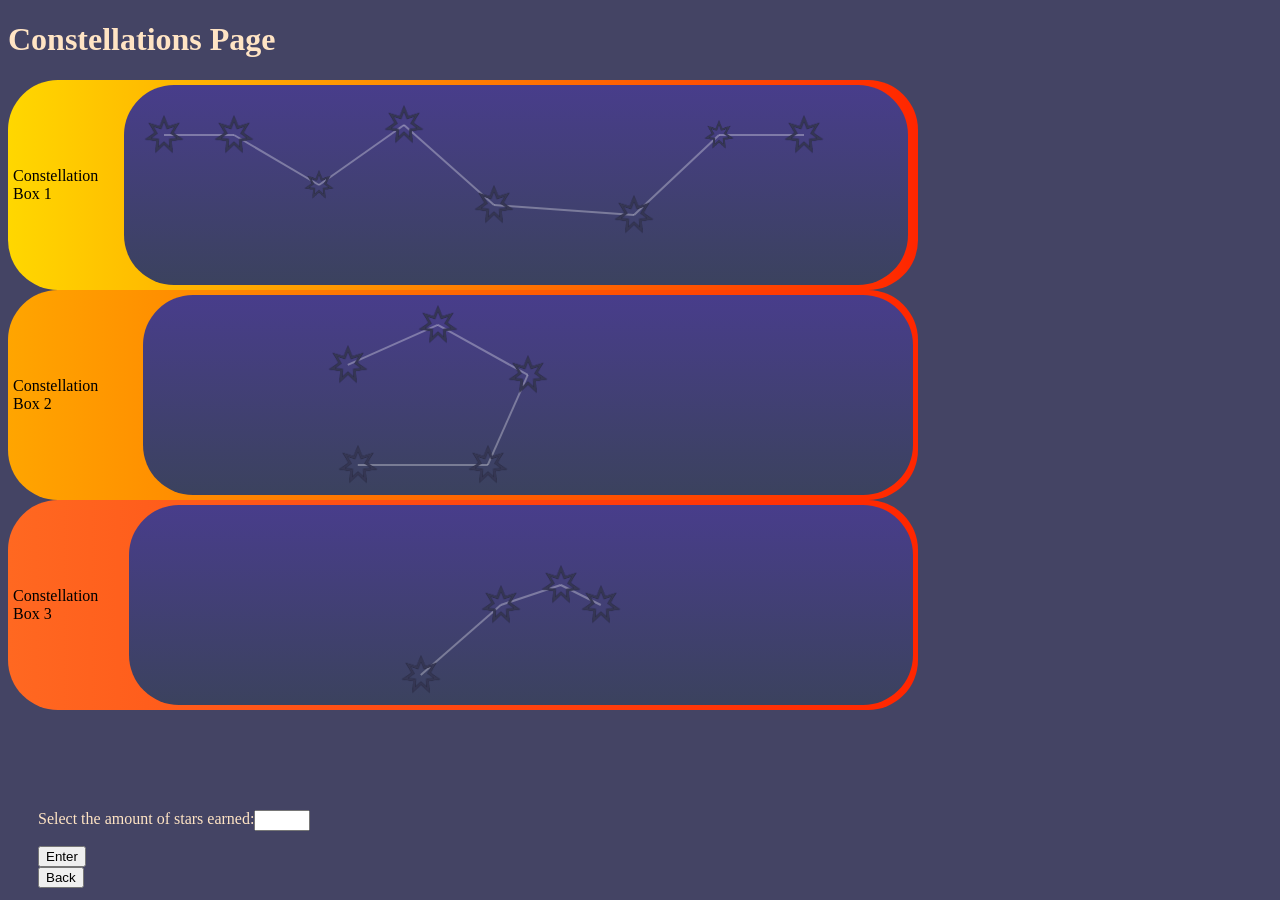
<file: stars.html>
<!doctype html>

<html>

<head>

	<link rel="stylesheet" href="stars.css">

</head>

<body>

	<h1>Constellations Page</h1>


	<div class="box1">
		Constellation Box 1
	  <div class="box1_inner">

			<svg id="constellationSvg1" class="constellation-lines" preserveAspectRatio="none"></svg>

			<img id="star1" class="star" src="StarNotActivated.png">
			<img id="star2" class="star" src="StarNotActivated.png">
			<img id="star3" class="star" src="StarNotActivated.png">
			<img id="star4" class="star" src="StarNotActivated.png">
			<img id="star5" class="star" src="StarNotActivated.png">
			<img id="star6" class="star" src="StarNotActivated.png">
			<img id="star7" class="star" src="StarNotActivated.png">
			<img id="star8" class="star" src="StarNotActivated.png">
	    </div> 		

	</div>	    
  
	<div class="box2">
		Constellation Box 2
	  <div class="box2_inner">

			<svg id="constellationSvg2" class="constellation-lines" preserveAspectRatio="none"></svg>

			<img id="star9" class="star"  src="StarNotActivated.png">
			<img id="star10" class="star" src="StarNotActivated.png">
			<img id="star11" class="star" src="StarNotActivated.png">
			<img id="star12" class="star" src="StarNotActivated.png">
			<img id="star13" class="star" src="StarNotActivated.png">

	    </div>
	</div>
	
	<div class="box3">
		Constellation Box 3
	  <div class="box3_inner">

			<svg id="constellationSvg3" class="constellation-lines" preserveAspectRatio="none"></svg>

			<img id="star14" class="star" src="StarNotActivated.png">
			<img id="star15" class="star" src="StarNotActivated.png">
			<img id="star16" class="star" src="StarNotActivated.png">
			<img id="star17" class="star" src="StarNotActivated.png">

	  </div>
	</div>

	<div style="position: relative; top:100px; left: 30px; z-index: 1000;">

	 <form>
		<label for="starAmount">Select the amount of stars earned: </label>
		<input type="number" name="starAmount" min="0" max="100" id="starAmount">
		<br><br>

		<button id="enterButton">Enter</button>
		<script src="stars.js"></script>

	 </form>


	</div>

	<div style="position: relative; top:100px; left: 30px; z-index: 1000;">
	     <button class="backBut" onclick="window.location.href='Testing.html'">Back</button>

	</div>


<script src="starRender.js"></script>


</body>


</html>
</file>
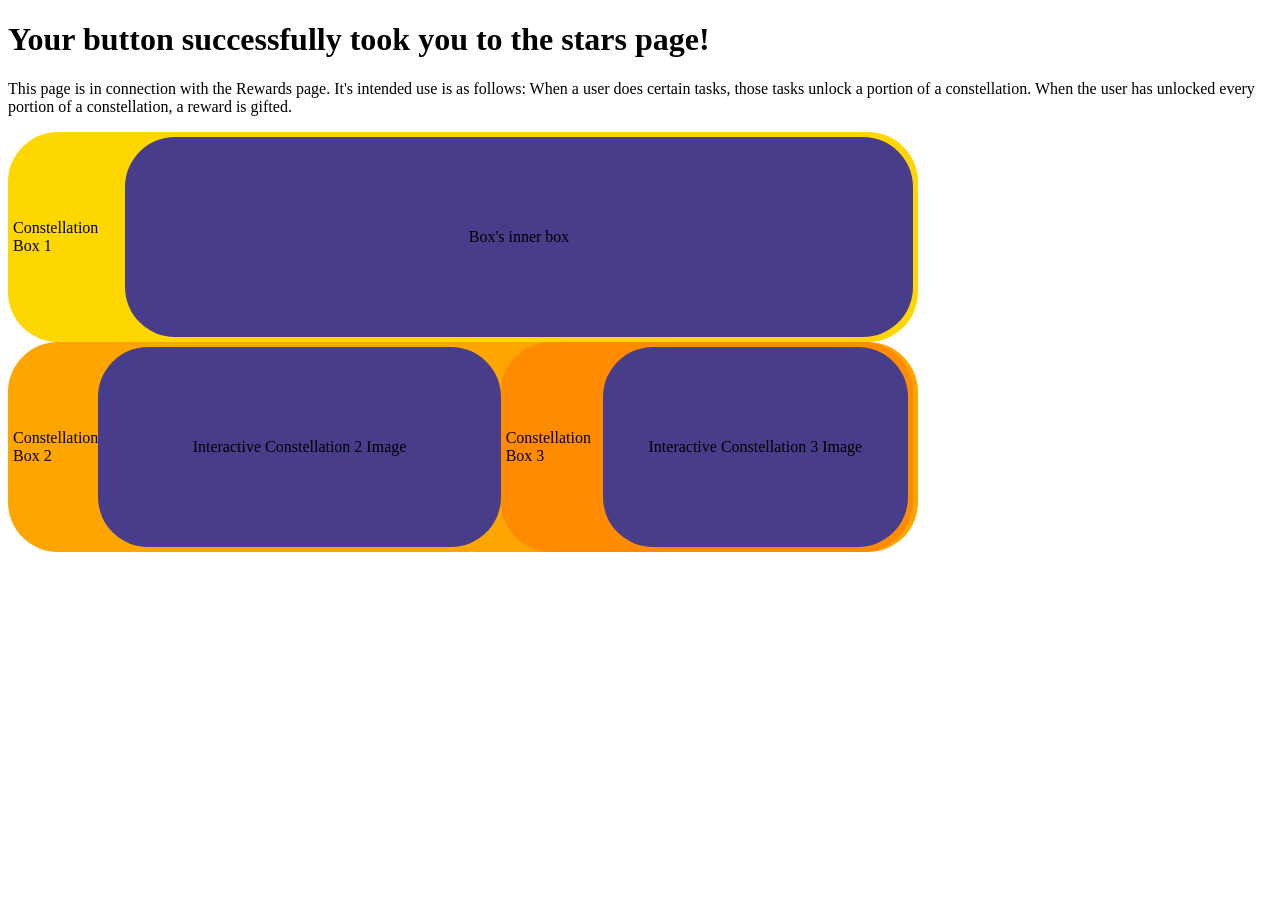
<file: SiteFolderExpansion/stars.html>
<!doctype html>
<head>



<style>
	.box1{
	   width: 900px;
	   height: 200px;
	   background-color: gold; 
	   border-radius: 50px;
	   display: flex;
	   justify-content: center;
	   align-items: center;
	   padding: 5px;
	   font-family: Lucida Console;
	}

	.box1_inner{
	   width: 100%;
	   height: 100%;
	   background-color: darkslateblue; 
	   border-radius: 50px;
	   display: flex;
	   justify-content: center;
	   align-items: center;

	}

	.box2{
	   width: 900px;
	   height: 200px;
	   background-color: orange; 
	   border-radius: 50px;
	   display: flex;
	   justify-content: center;
	   align-items: center;
	   padding: 5px;

	}

	.box2_inner{
	   width: 100%;
	   height: 100%;
	   background-color: darkslateblue; 
	   border-radius: 50px;
	   display: flex;
	   justify-content: center;
	   align-items: center;
	}

	.box3{
	   width: 900px;
	   height: 200px;
	   background-color: darkorange; 
	   border-radius: 50px;
	   display: flex;
	   justify-content: center;
	   align-items: center;
	   padding: 5px; 
	}
	
	.box3_inner{
	   width: 100%;
	   height: 100%;
	   background-color: darkslateblue; 
	   border-radius: 50px;
	   display: flex;
	   justify-content: center;
	   align-items: center;
	}



</style>


</head>

<body>

	<h1>Your button successfully took you to the stars page!</h1>
	<p>This page is in connection with the Rewards page. It's intended use is as follows:
	When a user does certain tasks, those tasks unlock a portion of a constellation. 
	When the user has unlocked every portion of a constellation, a reward is gifted. 

	<div class="box1">
		Constellation Box 1
	  <div class="box1_inner">Box's inner box</div> 		

	</div>	    
  
	<div class="box2">
		Constellation Box 2
	  <div class="box2_inner">Interactive Constellation 2 Image

	</div>

	<div class="box3">
		Constellation Box 3
	  <div class="box3_inner">Interactive Constellation 3 Image

	</div>


</body>
</html>
</file>
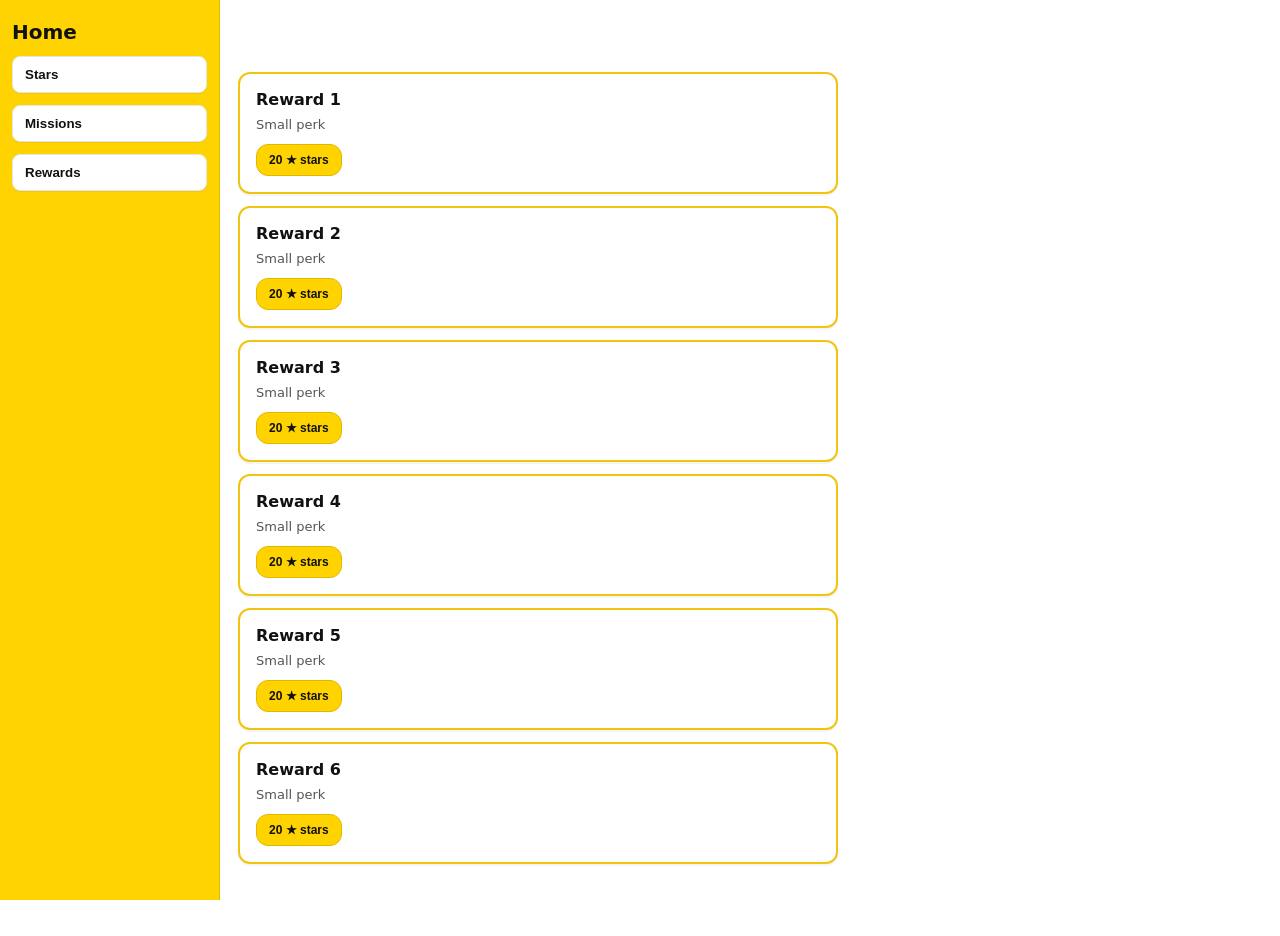
<file: SiteFolderExpansion/Testing.html>
<!doctype html>
<html lang="en">
<head>
  <meta charset="utf-8" />
  <meta name="viewport" content="width=device-width, initial-scale=1" />
  <title>Sidebar Demo</title>
  <link rel="stylesheet" href="style.css" />
</head>
<body>
  <!-- Sidebar view-->
  <aside class="sidebar">
    <h1>Home</h1>

    <nav class="nav">
     <button class="nav-btn" onclick="window.location.href='stars.html'">Stars</button>
      <button class="nav-btn">Missions</button>
      <button class="nav-btn">Rewards</button>
    </nav>
  </aside>

  <!-- Main columns -->
  <main class="main">
    <section class="list">
     
      <article class="card">
        <h3>Reward 1</h3>
        <p>Small perk</p>
        <button class="star-btn">20 ★ stars</button>
      </article>

    
      <article class="card">
        <h3>Reward 2</h3>
        <p>Small perk</p>
        <button class="star-btn">20 ★ stars</button>
      </article>

      <article class="card">
        <h3>Reward 3</h3>
        <p>Small perk</p>
        <button class="star-btn">20 ★ stars</button>
      </article>

      <article class="card">
        <h3>Reward 4</h3>
        <p>Small perk</p>
        <button class="star-btn">20 ★ stars</button>
      </article>

      <article class="card">
        <h3>Reward 5</h3>
        <p>Small perk</p>
        <button class="star-btn">20 ★ stars</button>
      </article>

      
      <article class="card">
        <h3>Reward 6</h3>
        <p>Small perk</p>
        <button class="star-btn">20 ★ stars</button>
      </article>
    </section>
  </main>
</body>
</html>
</file>
<file: stars.css>
.box1{
	   width: 900px;
	   height: 200px;
	   background: linear-gradient(to right, gold, rgb(255,38,0));
	   border-radius: 50px;
	   display: flex;
	   justify-content: center;
	   align-items: center;
	   padding: 5px;
	   font-family: Lucida Console;
	   text-align: left;
	   color: rgb(0, 0, 0);
	}


	.box1_inner{
	   width: 100%;
	   height: 100%;
	   background: linear-gradient(to top, rgb(59, 66, 94), darkslateblue);
	   border-radius: 50px;
	   display: flex;
	   justify-content: flex-start;
	   align-items: center;
	   margin-right: 5px;
	   padding-right:5px;
	   position: relative;

	}

	.star{
		width: 40px;
		height: 40px;
		transition: filter 0.5s ease;
		position: relative;
		z-index: 2;
	}

	.star:hover{
		filter: brightness(2);
	}

	#star1{ top: -50px; left: 20px; }
	#star2{ top: -50px; left: 50px; }
	#star3{ top:   0px; left: 100px; width: 30px; height: 30px; }
	#star4{ top: -60px; left: 150px; }
	#star5{ top:  20px; left: 200px; }
	#star6{ top:  30px; left: 300px; }
	#star7{ top: -50px; left: 350px; width: 30px; height: 30px; }
	#star8{ top: -50px; left: 400px; }
	#star9{ top: -30px; left:-100px; }
   #star10{ top: -70px; left:-50px;  }
   #star11{ top: -20px; left:  0px;  }
   #star12{ top:  70px; left:-80px;  }
   #star13{ top:  70px; left:-250px; }
   #star14{ top:  70px; left: -40px; }
   #star15{ top:   0px; left:   0px; }
   #star16{ top: -20px; left:  20px; }
   #star17{ top:   0px; left:  20px; }



	.box2{
	   width: 900px;
	   height: 200px;
	   background: linear-gradient(to right, orange, rgb(255,38,0));
	   border-radius: 50px;
	   display: flex;
	   justify-content: center;
	   align-items: center;
	   padding: 5px;
	   font-family: Lucida Console;
	   text-align: left;
	   color: rgb(0, 0, 0);
	}

	.box2_inner{
	   width: 100%;
	   height: 100%;
	   background: linear-gradient(to top, rgb(59, 66, 94), darkslateblue);
	   border-radius: 50px;
	   display: flex;
	   justify-content: center;
	   align-items: center;
	   margin-left: 20px;
	}

	.box3{
	   width: 900px;
	   height: 200px;
	   background: linear-gradient(to right, rgb(255, 104, 33), rgb(255,38,0));
	   border-radius: 50px;
	   display: flex;
	   justify-content: center;
	   align-items: center;
	   padding: 5px; 
	   font-family: Lucida Console;
	   text-align: left;
	   color: rgb(0, 0, 0);
	   
	}
	
	.box3_inner{
	   width: 100%;
	   height: 100%;
	   background: linear-gradient(to top, rgb(59, 66, 94), darkslateblue);
	   border-radius: 50px;
	   display: flex;
	   justify-content: center;
	   align-items: center;
	   margin-left: 5px;
	   text-align: center;
	   position: relative;

	}

.constellation-lines {
  position: absolute;
  top: 0;
  left: 0;
  width: 100%;
  height: 100%;
  z-index: 1;
 
}
.constellation-lines line {
  stroke: rgba(255, 255, 255, 0.308);
  stroke-width: 2;
}

#starAmount{
	position: absolute;
	z-index: 100;
}

body {
	background-color: rgb(68, 68, 100);
	font-family: Lucida Console;
	color: bisque;
}
</file>
<file: SiteFolderExpansion/style.css>
* { box-sizing: border-box; }
html, body { height: 100%; }
body {
  margin: 0;
  font-family: system-ui, -apple-system, Segoe UI, Roboto, Arial, sans-serif;
  background: #fff;
  color: #111;
  display: grid;
  grid-template-columns: 220px 1fr; 
}

/* Sidebar */
.sidebar {
  background: #ffd300;                
  border-right: 1px solid #e1b800;
  padding: 14px 12px;
  position: sticky; top: 0; height: 100dvh; 
}

.sidebar h1 {
  margin: 6px 0 12px;
  font-size: 20px;
  font-weight: 800;
}

.nav { display: grid; gap: 12px; }

.nav-btn {
  width: 100%;
  background: #fff;
  color: #111;
  border: 1px solid #e5e5e5;
  border-radius: 8px;
  padding: 10px 12px;
  text-align: left;
  font-weight: 600;
  box-shadow: 0 1px 0 rgba(0,0,0,0.05);
  cursor: pointer;
}
.nav-btn:focus,
.nav-btn:hover {
  outline: none;
  border-color: #d6d6d6;
  background: #fafafa;
}

/* Main column */
.main {
  padding: 60px 18px;
}


.list {
  max-width: 600px;    
}

/* Reward card */
.card {
  background: #fff;
  border: 2px solid #f1c40f;         
  border-radius: 12px;
  padding: 16px;
  margin: 12px 0;                      
  box-shadow: 0 2px 0 rgba(0,0,0,0.04);
}

.card h3 {
  margin: 0 0 8px;
  font-size: 16px;
  font-weight: 800;
}

.card p {
  margin: 0 0 12px;
  font-size: 13px;
  color: #555;
}

/* Stars button inside the card */
.star-btn {
  display: inline-block;
  background: #ffd300;               
  color: #111;
  border: 1px solid #e1b800;
  border-radius: 12px;
  font-weight: 800;
  font-size: 12px;
  padding: 8px 12px;
  cursor: pointer;
}
.star-btn:hover { filter: brightness(0.95); }
.star-btn:active { transform: translateY(1px); }

/* Scrimba hack */
@media (max-width: 720px) {
  body { grid-template-columns: 1fr; }
  .sidebar { position: relative; height: auto; }
  .main { padding: 12px; }
  .list { max-width: 100%; }
}
</file>
